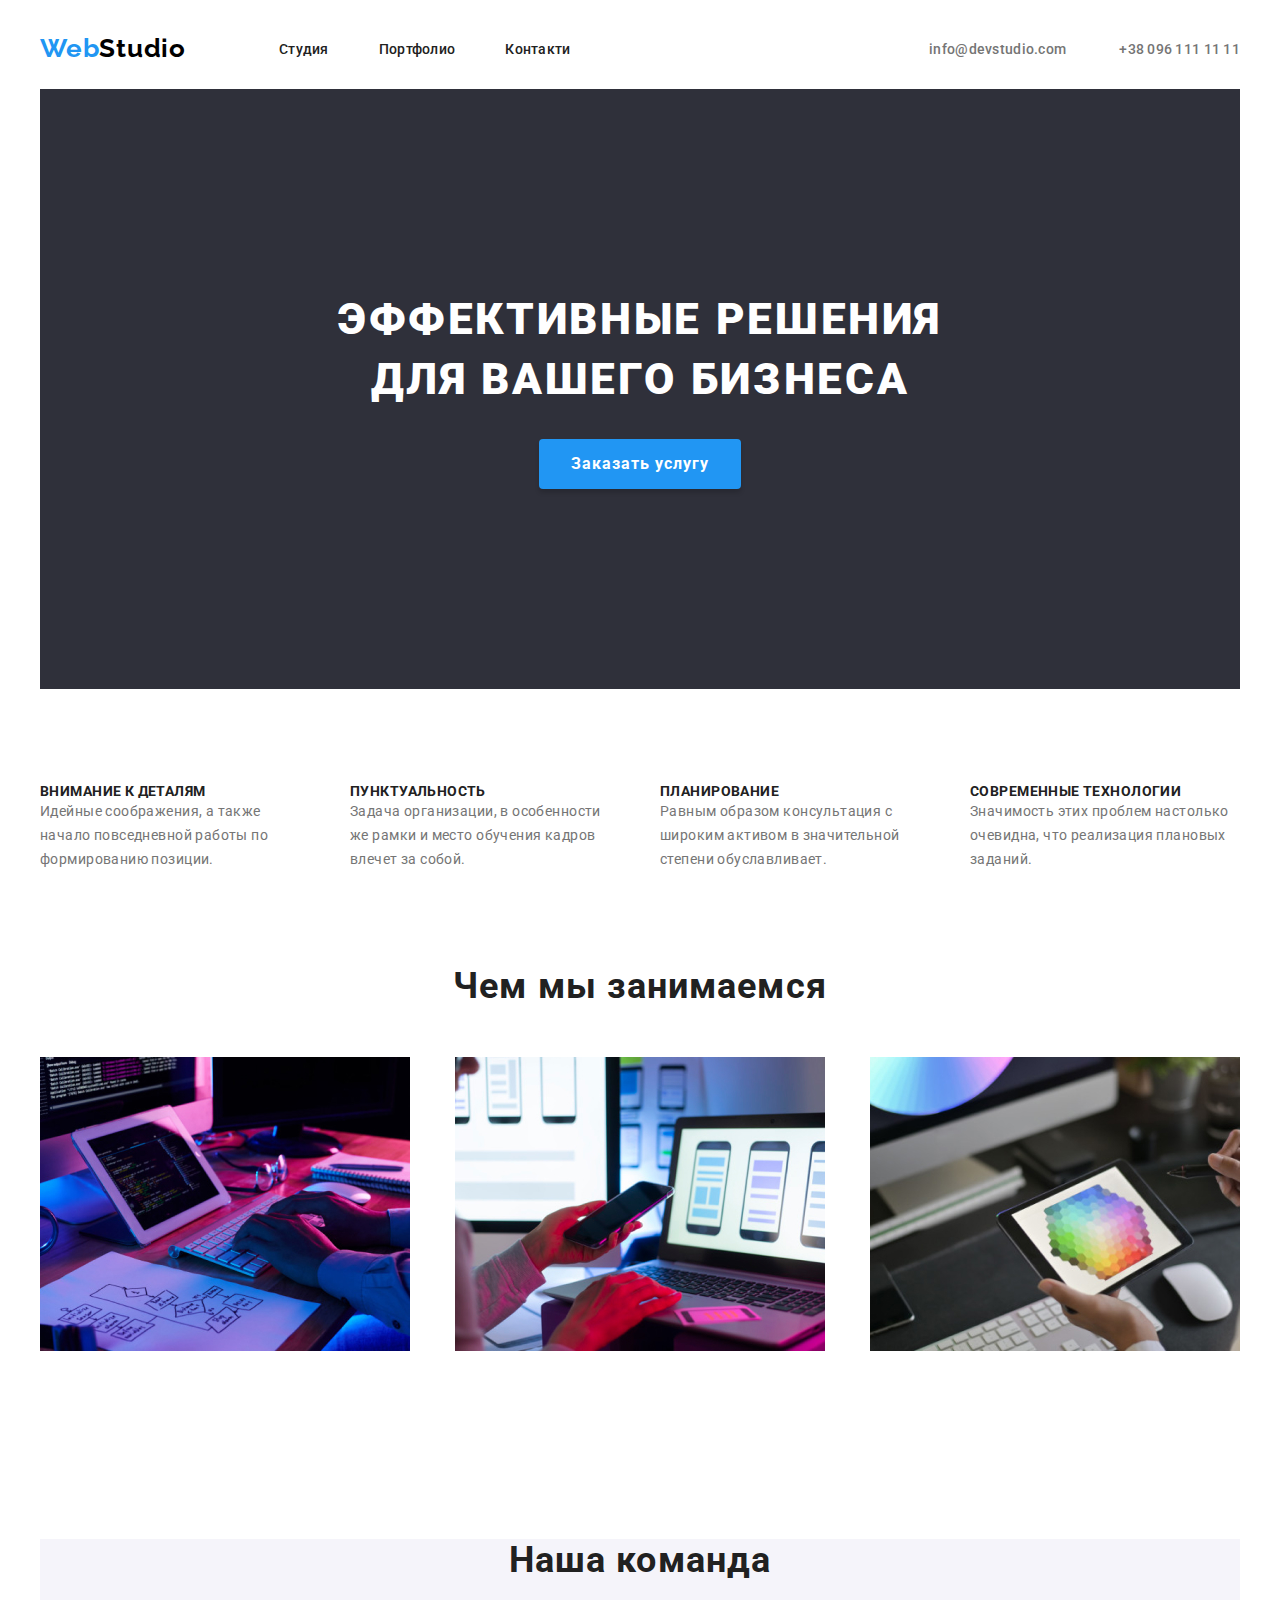
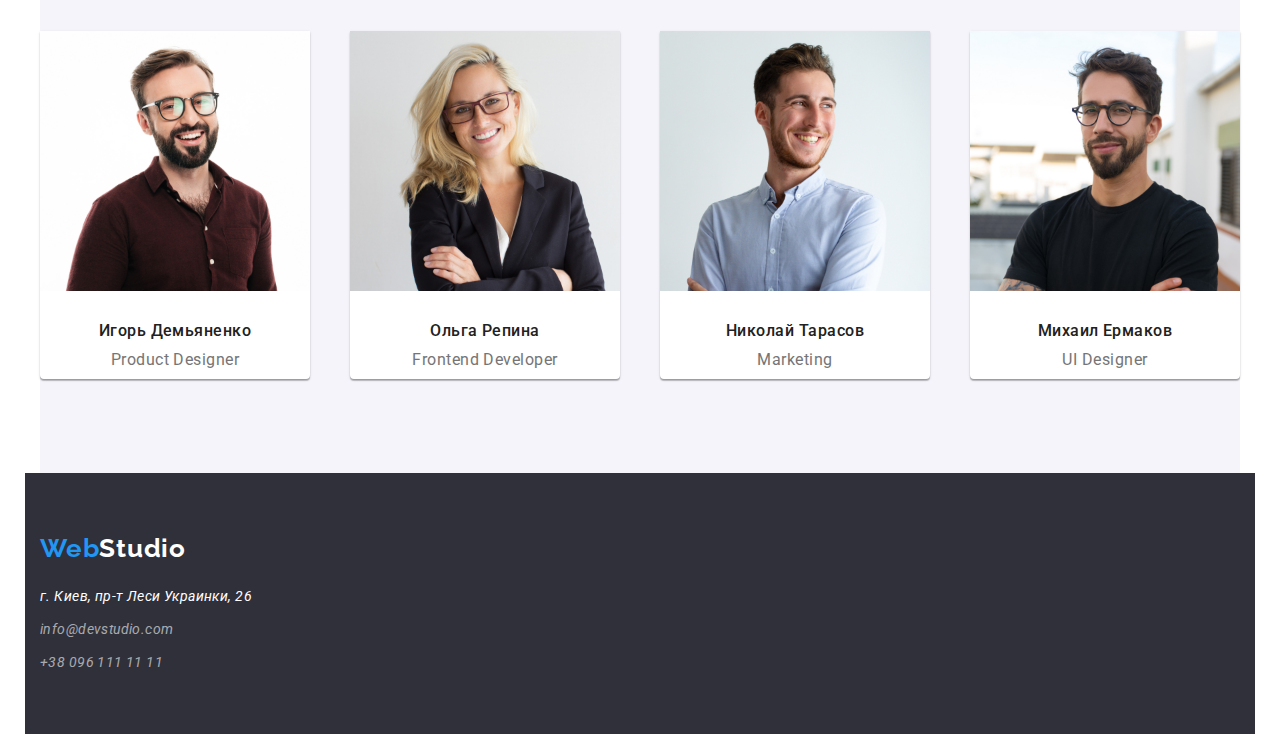
<file: index.html>
<!DOCTYPE html>
<html lang="ru">
  <head>
    <meta charset="UTF-8" />
    <meta http-equiv="X-UA-Compatible" content="IE=edge" />
    <meta name="viewport" content="width=device-width, initial-scale=1.0" />
    <link rel="preconnect" href="https://fonts.googleapis.com" />
    <link rel="preconnect" href="https://fonts.gstatic.com" crossorigin />
    <link
      href="https://fonts.googleapis.com/css2?family=Raleway:wght@700&family=Roboto:wght@400;500;700;900&display=swap"
      rel="stylesheet"
    />
    <link
      rel="stylesheet"
      href="https://cdnjs.cloudflare.com/ajax/libs/modern-normalize/1.1.0/modern-normalize.min.css"
      integrity="sha512-wpPYUAdjBVSE4KJnH1VR1HeZfpl1ub8YT/NKx4PuQ5NmX2tKuGu6U/JRp5y+Y8XG2tV+wKQpNHVUX03MfMFn9Q=="
      crossorigin="anonymous"
      referrerpolicy="no-referrer"
    />
    <link rel="stylesheet" href="./сss/style.css" />

    <title>WebStudio</title>
  </head>
  <body>
    <header class="header">
      <!--шапка-->
      <div class="container header-container">
        <a class="link logo-header" href="./">Web<span class="logo-header-txt">Studio</span></a>
        <nav class="nav">
          <ul class="header-list list">
            <li class="header-item"><a class="link header-link" href="">Студия</a></li>
            <li class="header-item">
              <a class="link header-link" href="./portfolio.html">Портфолио</a>
            </li>
            <li class="header-item"><a class="link header-link" href="">Контакти</a></li>
          </ul>
        </nav>
        <div class="header-contact">
          <a class="link contact-link" href="mailto:info@devstudio.com">info@devstudio.com</a></li>
          <a class="link contact-link header-tel" href="tel:+380961111111">+38 096 111 11 11</a></li>
        </div>
      </div>
    </header>

    <main>
      <section class="hero-section">
        <div class="container">
        <!--Секция герой-->
          <div class="hero">
          <h1 class="hero-title">Эффективные решения для вашего бизнеса</h1>
          <button class="hero-btn" type="button">Заказать услугу</button>
        </div>
      </div>  
      </section>
      <section class="benefits">
      <div class="container">
        <h2 class="title-none">Наши преймущества</h2>
          <ul class="list benefits-list">
            <li class="benefits-item">
              <h3 class="benefits-title">Внимание к деталям</h3>
              <p class="benefits-text">
                Идейные соображения, а также начало повседневной работы по формированию позиции.
              </p>
            </li>
            <li class="benefits-item">
              <h3 class="benefits-title">Пунктуальность</h3>
              <p class="benefits-text">
                Задача организации, в особенности же рамки и место обучения кадров влечет за собой.
              </p>
            </li>
            <li class="benefits-item">
              <h3 class="benefits-title">Планирование</h3>
              <p class="benefits-text">
                Равным образом консультация с широким активом в значительной степени обуславливает.
              </p>
            </li>
            <li class="benefits-item">
              <h3 class="benefits-title">Современные технологии</h3>
              <p class="benefits-text">
                Значимость этих проблем настолько очевидна, что реализация плановых заданий.
              </p>
            </li>
          </ul>
      </div>
        </section>
      <section class="work">
      <div class="container">
        
          <h2 class="work-title">Чем мы занимаемся</h2>
          <ul class="list work-list">
            <li class="work-item">
              <img
                class="work-img"
                src="./images/img1.jpg"
                alt="Человек пишет код в vccode"
                width="370"
              />
            </li>
            <li class="work-item">
              <img
                class="work-img"
                src="./images/img2.jpg"
                alt="Человек разрабатывает приложение на мобильный"
                width="370"
              />
            </li>
            <li class="work-item">
              <img
                class="work-img"
                src="./images/img3.jpg"
                alt="Работа с фильтрами текста на планшете"
                width="370"
              />
            </li>
          </ul>
        </div>
        </section>
       <section class="team-section">
      <div class="container">
        <div class="team">
          <h2 class="team-title">Наша команда</h2>
          <ul class="list team-list">
            <li class="team-item">
              <img
                  class="team-img"
                  src="./images/developer1.jpg"
                  alt="фото разработчика Игоря Демяненко"
                  width="270"
                />
                <h3 class="team-name">Игорь Демьяненко</h3>
                <p class="team-text" lang="en">Product Designer</p>
              </li>
            <li class="team-item">
              <img
                  class="team-img"
                  src="./images/developer2.jpg"
                  alt="фото разработчика Ольга Репина"
                  width="270"
                />
                <h3 class="team-name">Ольга Репина</h3>
                <p class="team-text" lang="en">Frontend Developer</p>
              </li>
            <li class="team-item">
              <img
                  class="team-img"
                  src="./images/developer3.jpg"
                  alt="фото разработчика Николай Тарасов"
                  width="270"
                />
                <h3 class="team-name">Николай Тарасов</h3>
                <p class="team-text" lang="en">Marketing</p>
              </li>
            <li class="team-item">
              <img
                  class="team-img"
                  src="./images/developer4.jpg"
                  alt="фото разработчика Михаил Ермаков"
                  width="270"
                />
                <h3 class="team-name">Михаил Ермаков</h3>
                <p class="team-text" lang="en">UI Designer</p>
              </li>
          </ul>
          </div>
        </div>
        </section>
      
    </main>

    <footer class="footer">
      <!--Подвал-->
      
      <div class="container footer-section">
        <a class="link logo-footer" href="./">Web<span class="logo-footer-txt">Studio</span></a>
          <address class="footer-address">
            <ul class="list">
              <li class="footer-item">
                <a class="link footer-address" href="https://goo.gl/maps/eRhtbeqoYX9sedARA"
                  >г. Киев, пр-т Леси Украинки, 26</a
                >
              </li>
              <li class="footer-item"><a class="link footer-contact-link" href="">info@devstudio.com</a></li>
              <li class="footer-item">
                <a class="link footer-contact-link" href="tel:+380961111111">+38 096 111 11 11</a>
              </li>
            </ul>
          </address>
        </div>
      
      
    </footer>
  </body>
</html>
</file>
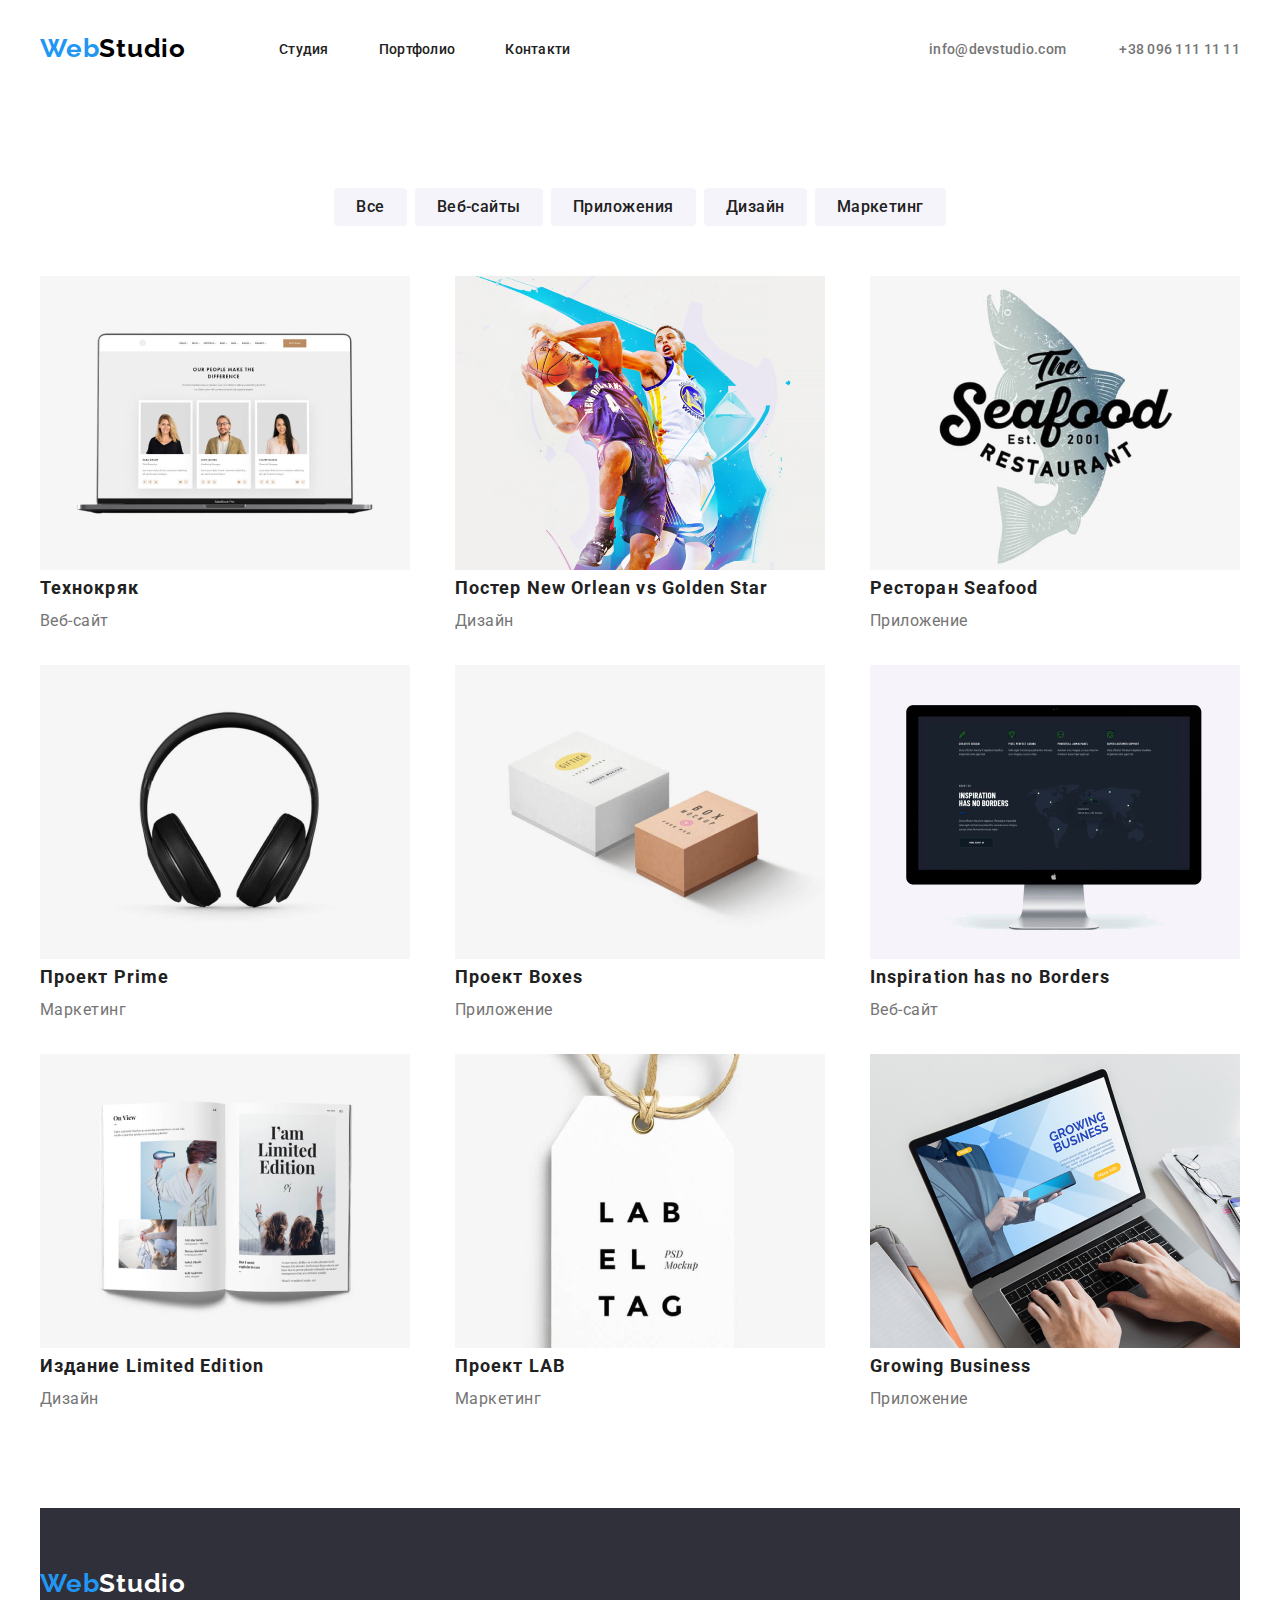
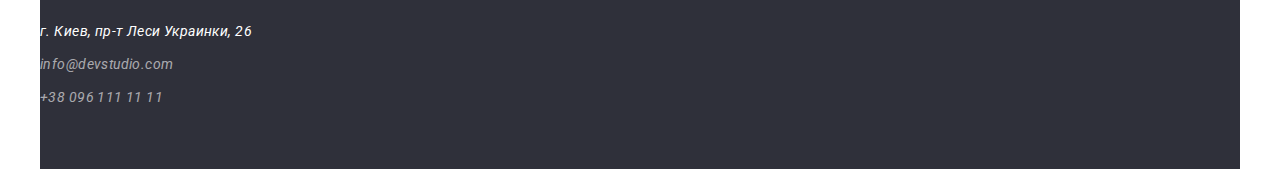
<file: portfolio.html>
<!DOCTYPE html>
<html lang="en">
   <head>
    <meta charset="UTF-8" />
    <meta http-equiv="X-UA-Compatible" content="IE=edge" />
    <meta name="viewport" content="width=device-width, initial-scale=1.0" />
    <link rel="preconnect" href="https://fonts.googleapis.com" />
    <link rel="preconnect" href="https://fonts.gstatic.com" crossorigin />
    <link
      href="https://fonts.googleapis.com/css2?family=Raleway:wght@700&family=Roboto:wght@400;500;700;900&display=swap"
      rel="stylesheet"
    />
    <link
      rel="stylesheet"
      href="https://cdnjs.cloudflare.com/ajax/libs/modern-normalize/1.1.0/modern-normalize.min.css"
      integrity="sha512-wpPYUAdjBVSE4KJnH1VR1HeZfpl1ub8YT/NKx4PuQ5NmX2tKuGu6U/JRp5y+Y8XG2tV+wKQpNHVUX03MfMFn9Q=="
      crossorigin="anonymous"
      referrerpolicy="no-referrer"
    />
    <link rel="stylesheet" href="./сss/style.css" />

    <title>Портфолио</title>
  </head>
  <body>
   <header class="header">
      <!--шапка-->
      <div class="container header-container">
        <a class="link logo-header" href="./">Web<span class="logo-header-txt">Studio</span></a>
        <nav class="nav">
          <ul class="header-list list">
            <li class="header-item"><a class="link header-link" href="">Студия</a></li>
            <li class="header-item">
              <a class="link header-link" href="./portfolio.html">Портфолио</a>
            </li>
            <li class="header-item"><a class="link header-link" href="">Контакти</a></li>
          </ul>
        </nav>
        <div class="header-contact">
          <a class="link contact-link" href="mailto:info@devstudio.com">info@devstudio.com</a></li>
          <a class="link contact-link header-tel" href="tel:+380961111111">+38 096 111 11 11</a></li>
        </div>
      </div>
    </header>
    <main>
      <h1 class="title-none">Наше ортфолио</h1>
      <div class="container">
      <section>
        <ul class="list menu-btn-list">
          <li class="menu-btn-item"><button class="btn-portf" type="button">Все</button></li>
          <li class="menu-btn-item"><button class="btn-portf" type="button">Веб-сайты</button></li>
          <li class="menu-btn-item"><button class="btn-portf" type="button">Приложения</button></li>
          <li class="menu-btn-item"><button class="btn-portf" type="button">Дизайн</button></li>
          <li class="menu-btn-item"><button class="btn-portf" type="button">Маркетинг</button></li>
        </ul>
      </section>
      </div>
      <div class="container">
      <section class="portf-section">
        <ul class="list portf-list">
       <li class="portf-item">
        <a class="link portf-link" href="">
          <img class="portf-img" src="./images/img2.1.jpg" alt="Ноутбук с открытым сайтом" width="370">
          <h2 class="portf-title" class="portf-title">Технокряк</h2>
          <p class="portf-text">Веб-сайт</p>
        </a>
       </li>
       <li class="portf-item">
        <a class="link portf-link" href="">
          <img class="portf-img" src="./images/img2.2.jpg" alt="Постер с играющеми баскедболистами" width="370">
        <h2 class="portf-title" class="portf-title">Постер New Orlean vs Golden Star</h2>
        <p class="portf-text">Дизайн</p>
        </a>
       </li>
       <li class="portf-item">
        <a class="link portf-link" href="">
          <img class="portf-img" src="./images/img2.3.jpg" alt="Эмблема ресторана Seafood" width="370">
          <h2 class="portf-title" class="portf-title">Ресторан Seafood</h2>
          <p class="portf-text">Приложение</p>
        </a>
       </li>
       <li class="portf-item">
        <a class="link portf-link" href="">
          <img class="portf-img" src="./images/img2.4.jpg" alt="Наушники" width="370">
          <h2 class="portf-title" class="portf-title">Проект Prime</h2>
          <p class="portf-text">Маркетинг</p>
        
        </a>
       </li>
       <li class="portf-item">
        <a class="link portf-link" href="">
          <img class="portf-img" src="./images/img2.5.jpg" alt="две закрытых коробочки" wght="370">
          <h2 class="portf-title">Проект Boxes</h2>
          <p class="portf-text">Приложение</p>
        </a>
       </li>
       <li class="portf-item">
        <a class="link portf-link" href="">
          <img class="portf-img" src="./images/img2.6.jpg" alt="Монитор на котором открыт веб-сайт" width="370">
          <h2 class="portf-title">Inspiration has no Borders</h2>
          <p class="portf-text">Веб-сайт</p>
        </a>
       </li>
       <li class="portf-item">
        <a class="link portf-link" href="">
          <img class="portf-img" src="./images/img2.7.jpg" alt="Открытая книга" width="370">
          <h2 class="portf-title">Издание Limited Edition</h2>
          <p class="portf-text">Дизайн</p>
        </a>
       </li>
       <li class="portf-item">
        <a class="link portf-link" href="">
          <img class="portf-img" src="./images/img2.8.jpg" alt="Ярлык висящий на веревочке" width="370">
          <h2 class="portf-title">Проект LAB</h2>
          <p class="portf-text">Маркетинг</p>
        </a>
       </li>
       <li class="portf-item">
        <a class="link portf-link" href="">
          <img class="portf-img" src="./images/img2.9.jpg" alt="Ноутбук на котором работает человек" width="370">
          <h2 class="portf-title">Growing Business</h2>
          <p class="portf-text">Приложение</p>
        </a>
       </li>
      </section>
      </div>
    </main>
    <footer class="footer">
      <!--Подвал-->
      <div class="container">
        <section class="footer-section">
          <a class="link logo-footer" href="./">Web<span class="logo-footer-txt">Studio</span></a>
          <address class="footer-address">
            <ul class="list">
              <li class="footer-item">
                <a class="link footer-address" href="https://goo.gl/maps/eRhtbeqoYX9sedARA"
                  >г. Киев, пр-т Леси Украинки, 26</a
                >
              </li>
              <li class="footer-item"><a class="link footer-contact-link" href="">info@devstudio.com</a></li>
              <li class="footer-item">
                <a class="link footer-contact-link" href="tel:+380961111111">+38 096 111 11 11</a>
              </li>
            </ul>
          </address>
        </section>
      </div>
    </footer>
  </body>
</html>
</file>
<file: сss/style.css>
/* Змінні старт */
:root {
     /* fonts */
     --main-font: "roboto";
     --logo-font: "Raleway";
   /* text colors */

   --black-color-txt: #000000;
--accent-color-txt: #2196F3;
  --main-color-txt: #757575;
  --white-color-txt: #FFFFFF;
  --second-color-txt:#212121;

/* bg colors */
--dark-bg-color: #2F303A;
--light-bg-color:#F5F4FA;
   
/* others */

}
    

/* Змінні стоп */


body {
    font-family: var(--main-font), sans-serif;
    font-size: 14px;
    line-height: calc(24/14);
    color: #757575;
}

h1,h2,h3,h4,p {
    margin: 0;
}
img {
    display: block;
    max-width: 100%;
    height: auto;

}


/* common style start */
.container{
    max-width: 1200px;
    padding-left: 15px;
    padding-right: 15px;
    margin-left: auto;
    margin-right: auto;

    /* outline: 1px solid red; */
}
.link {
    text-decoration: none;
}
.list {
    list-style: none;
    margin: 0;
    padding: 0;
}
/* common style end */

/* logo */
.logo-header {
    font-family: var(--logo-font);
font-style: normal;
font-weight: 700;
font-size: 26px;
line-height: calc(31/26);
letter-spacing: 0.03em;
color: var(--accent-color-txt);
margin-right: 93px;
padding-top: 25px;
padding-bottom: 25px;;
}

.logo-header-txt {
    color: var(--black-color-txt);
}



/* header */


.header-link {
    font-weight: 500;
        font-size: 14px;
        line-height: calc(16/14);
        letter-spacing: 0.02em;
    color: var(--second-color-txt);
}

.header-link:hover,
.header-link:focus {
    color: var(--accent-color-txt);
    cursor: pointer;
}

.contact-link {
    font-weight: 500;
        font-size: 14px;
        line-height: calc(16/14);
        letter-spacing: 0.02em;
    color: var(--main-color-txt);
}

.contact-link:hover,
.contact-link:focus {
    color: var(--accent-color-txt);
}

.header-container {
    display: flex;
    align-items: center;

}

.header-list {
    display: flex;
    padding-left: 0;
}

.header-item:not(:last-child){
    margin-right: 50px;
}

.header-contact {
    margin-left: auto;
}

.header-tel {
    margin-left: 50px;
}

/* hero */
.hero {
    background-color: var(--dark-bg-color);
    display: flex;
        flex-direction: column;
            align-items: center;
            padding-top: 200px;
            padding-bottom: 200px;

}

.hero-title {
    font-weight: 900;
        font-size: 44px;
        line-height: calc(60/44);
    text-align: center;
        letter-spacing: 0.06em;
        text-transform: uppercase;
    color: #FFFFFF;
    width: 696px;
    padding-bottom: 30px;
}

.hero-btn {
   font-family: inherit;
    font-weight: 700;
        font-size: 16px;
        line-height: calc(30/16);
        display: flex;
        align-items: center;
        text-align: center;
        letter-spacing: 0.06em;
    color: var(--white-color-txt);
    background-color: var(--accent-color-txt);
    box-shadow: 0px 4px 4px rgba(0, 0, 0, 0.15);
        border-radius: 4px;
        cursor: pointer;
        padding: 10px 32px;
        border: none;
}

/* benefits section */

.title-none {
    display: none;
}

.benefits-title {
    font-weight: 700;
        font-size: 14px;
        line-height: calc(16/14);
        letter-spacing: 0.03em;
        text-transform: uppercase;
    color: var(--second-color-txt);
}

.benefits-text {
    font-weight: 400;
        font-size: 14px;
        line-height: calc(24/14);
    letter-spacing: 0.03em;
    color: var(--main-color-txt);
}

.benefits-list{
    display: flex;
    padding-top: 94px;
    padding-bottom: 94px;
    justify-content: space-between;
}

.benefits-item {
    max-width: 270px;
   

}
/* section work */

.work-title {
    font-weight: 700;
        font-size: 36px;
        line-height: calc(42/36);
        text-align: center;
        letter-spacing: 0.03em;
    color: var(--second-color-txt);
    padding-bottom: 50px;
}

.work-list {
    display: flex;
    justify-content: space-between;
}

.work {
    margin-bottom: 188px;
}




/* team */

.team {
   background-color: var(--light-bg-color);

}

.team-item {
    background: var(--white-color-txt);
       box-shadow: 0px 1px 3px rgba(0, 0, 0, 0.12), 0px 1px 1px rgba(0, 0, 0, 0.14), 0px 2px 1px rgba(0, 0, 0, 0.2);
        border-radius: 0px 0px 4px 4px;
}
.team-title {
    font-weight: 700;
        font-size: 36px;
        line-height: calc(42/36);
        text-align: center;
        letter-spacing: 0.03em;
       color: var(--second-color-txt);
       margin-top: 94px;
       margin-bottom: 50px;
}

.team-name {
    font-weight: 500;
        font-size: 16px;
        line-height: calc(19/16);
        text-align: center;
        letter-spacing: 0.03em;
    color: var(--second-color-txt);
    margin-bottom: 10px;
}



.team-text {
    font-weight: 400;
        font-size: 16px;
        line-height: calc(19/16);
       text-align: center;
        letter-spacing: 0.03em;
    color: var(--main-color-txt);
    margin-bottom: 10px;
}

.team-list {
display: flex;
justify-content: space-between;
padding-bottom: 94px;
}

.team-img {
    margin-bottom: 30px;
}


/* footer */

.footer-section {
    background-color: var(--dark-bg-color);
    display: flex;
    flex-direction: column;
    width: 100%;
}
.logo-footer-txt {
    color: var(--white-color-txt);

}
.logo-footer {
    font-family: var(--logo-font);
    font-weight: 700;
        font-size: 26px;
        line-height: calc(31/26);
    letter-spacing: 0.03em;
    color: var(--accent-color-txt);
    padding-top: 60px;
    padding-bottom: 20px;
}

.footer-address {
    font-weight: 400;
        font-size: 14px;
        line-height: calc(24/14);
        letter-spacing: 0.03em;
        color:var(--white-color-txt);
        padding-bottom: 60px;
}

.footer-contact-link {
    font-weight: 400;
        font-size: 14px;
        line-height: calc(24/14);
    letter-spacing: 0.03em;
    color: rgba(255, 255, 255, 0.6);
}

.footer-item:not(:last-child) {
    margin-bottom: 9px;
}
/* btn */

.btn-portf {
   font-family: inherit;
    font-weight: 500;
        font-size: 16px;
        line-height: calc(26/16);
        text-align: center;
        letter-spacing: 0.03em;
        color: var(--second-color-txt);
        cursor: pointer;
        border: none;
        background: var(--light-bg-color);
            border-radius: 4px;
            padding: 6px 22px;
} 

.btn-portf:hover,
.btn-portf:focus {
    background-color: var(--accent-color-txt);
    color: var(--white-color-txt);
}

/* portfolio section */

.portf-title {
    font-weight: 700;
        font-size: 18px;
        line-height: calc(36/18);
    letter-spacing: 0.06em;
        color: var(--second-color-txt);
}

.portf-text {
    font-weight: 400;
        font-size: 16px;
        line-height: calc(30/16);
        letter-spacing: 0.03em;
    color: var(--main-color-txt);
}

.menu-btn-list {
    display: flex;
    justify-content: center;
    margin-top: 99px;
    margin-bottom: 50px;
}

.menu-btn-item:not(:last-child) {
    margin-right: 8px;
}

.portf-list {
display: flex;
flex-wrap: wrap;
justify-content: space-between;
row-gap: 29px;
margin-bottom: 94px;
}

.portf-item:not(:last-child) {

}

.portf-img {
    max-width: 100%;
}
</file>
